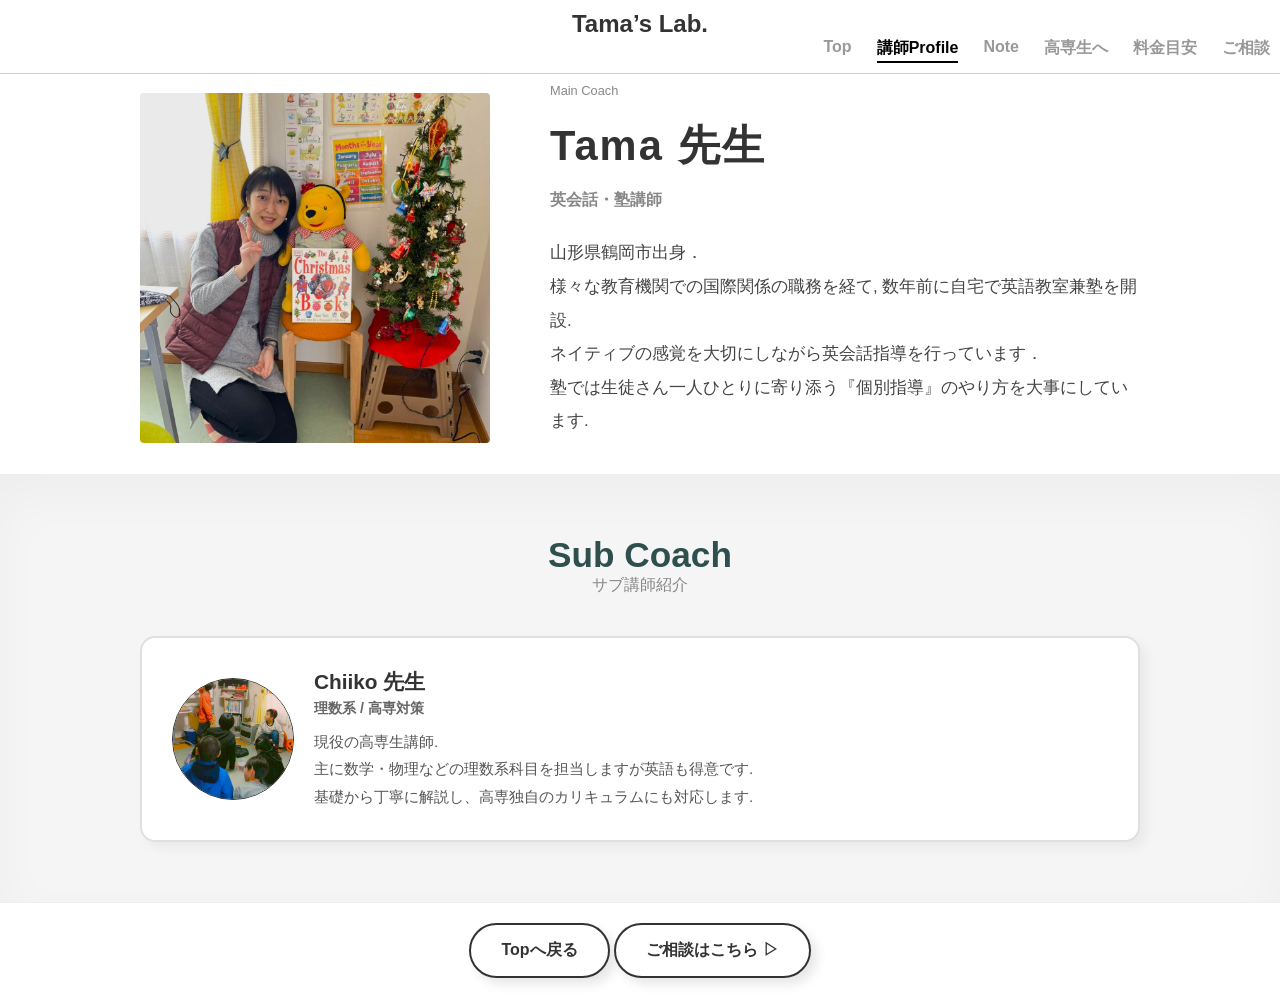
<file: profile.html>
<!DOCTYPE html>
<html lang="ja">
<head>
    <meta charset="UTF-8">
    <meta name="viewport" content="width=device-width, initial-scale=1.0">
    <title>講師Profile | Tama’s Lab.</title>
    <link rel="stylesheet" href="style.css">
    <style>
        /* Chiiko先生を中央に配置するための追加CSS */
        .sub-flex-container {
            display: flex;
            justify-content: center; /* 中央揃え */
            gap: 40px;
        }
    </style>
</head>
<body>

    <header>
        <div class="site-title">Tama’s Lab.</div>
        <nav>
            <ul>
                <li><a href="index.html">Top</a></li>
                <li class="active">講師Profile</li>
                <li><a href="https://note.com/cheerful_bunny">Note</a></li>
                <li><a href="kosen.html">高専生へ</a></li>
                <li><a href="ryoukin.html">料金目安</a></li>
                <li><a href="soudan.html">ご相談</a></li>
            </ul>
        </nav>
    </header>
  
    <main>
        <section class="profile-hero">
        
            <div class="profile-flex-container">
                <div class="profile-photo-box">
                    <img src="images/mom_with_phoo.jpg" alt="Tama先生">
                </div>
            
                <div class="profile-info-box">
                    <p class="en-sub">Main Coach</p>
                    <h2>Tama 先生</h2>
                    <p class="tags">英会話・塾講師</p>

                    <div class="profile-text">
                        <p>山形県鶴岡市出身．<br>
                        様々な教育機関での国際関係の職務を経て, 数年前に自宅で英語教室兼塾を開設.<br>
                        ネイティブの感覚を大切にしながら英会話指導を行っています．<br>
                        塾では生徒さん一人ひとりに寄り添う『個別指導』のやり方を大事にしています.</p>
                    </div>
                </div>
            </div>
        </section>
        
        <section class="sub-coaches">
            <h2>Sub Coach</h2> <p class="sub">サブ講師紹介</p>
            <div class="sub-flex-container">
                <div class="sub-coach-card">
                    <div class="sub-photo-box">
                        <img src="images/alot_halloween_v.jpg" alt="Chiiko先生">
                    </div>
                    <div class="sub-info-box">
                        <h3>Chiiko 先生</h3>
                        <p class="tags">理数系 / 高専対策</p>
                        <p class="sub-desc">現役の高専生講師. <br>主に数学・物理などの理数系科目を担当しますが英語も得意です. <br>基礎から丁寧に解説し、高専独自のカリキュラムにも対応します.</p>
                    </div>
                </div>
            </div> 
        </section> 
        
        <section class="links-access">
            <div class="cta-buttons">
                <a href="index.html" class="btn">Topへ戻る</a>
                <a href="#" class="btn">ご相談はこちら ▷</a>
            </div>
        </section> 
    </main>
</body>
</html>
</file>
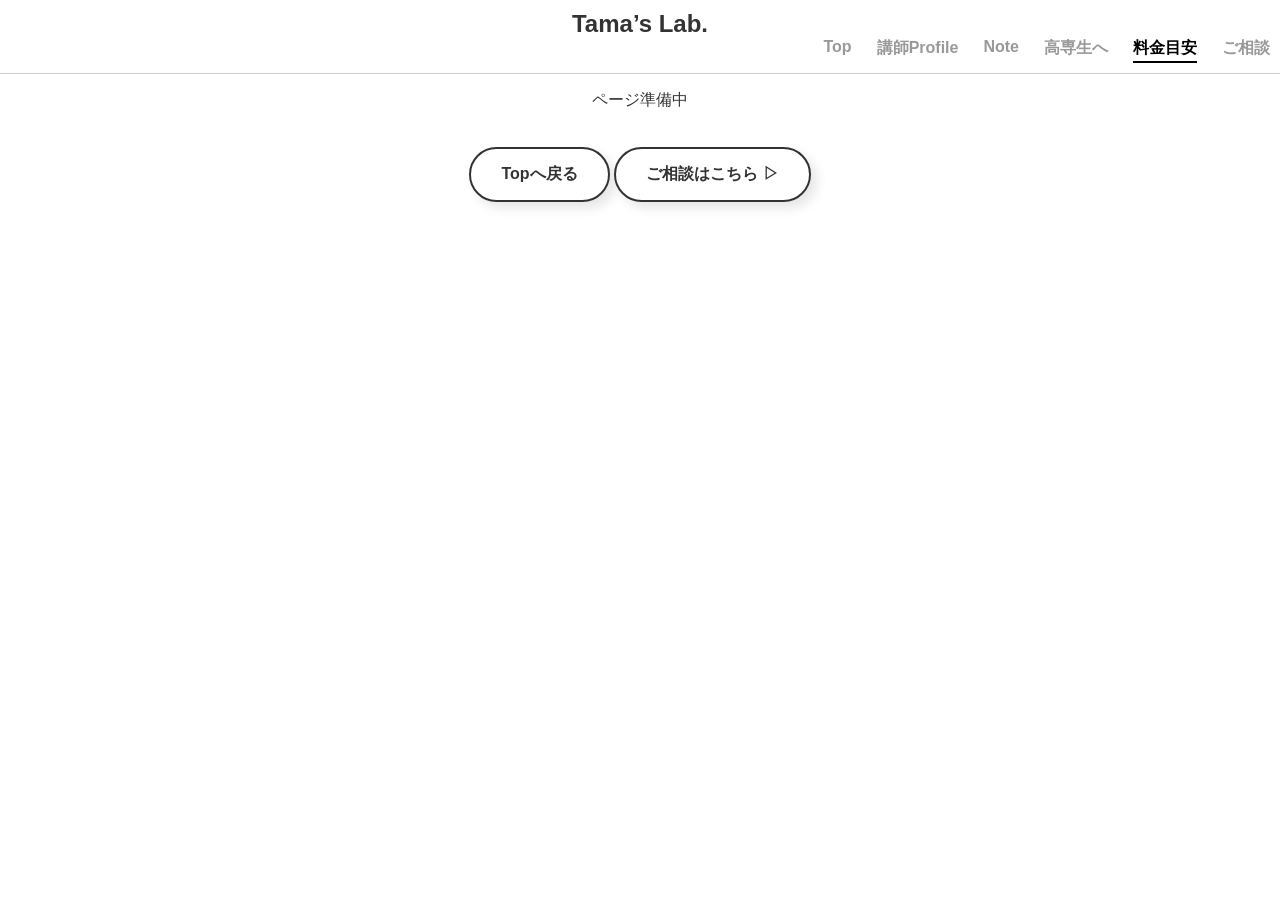
<file: ryoukin.html>
<!DOCTYPE html>
<html lang="ja">
<head>
    <meta charset="UTF-8">
    <meta name="viewport" content="width=device-width, initial-scale=1.0">
    <title>講師Profile | Tama’s Lab.</title>
    <link rel="stylesheet" href="style.css">
</head>
<body>

    <header>
        <div class="site-title">Tama’s Lab.</div>
        <nav>
            <ul>
                <li><a href="index.html">Top</a></li>
                <li><a href="profile.html">講師Profile</a></li>
                <li><a href="https://note.com/cheerful_bunny">Note</a></li>
                <li><a href="kousen.html">高専生へ</a></li>
                <li class="active">料金目安</li>
                <li><a href="soudan.html">ご相談</a></li>
            </ul>
        </nav>
    </header>
  
    <main>

    <p>ページ準備中</p>
        
        <section class="links-access">
            <div class="cta-buttons">
                <a href="index.html" class="btn">Topへ戻る</a>
                <a href="#" class="btn">ご相談はこちら ▷</a>
            </div>
        </section> 
    </main>

</body>
</html>
</file>
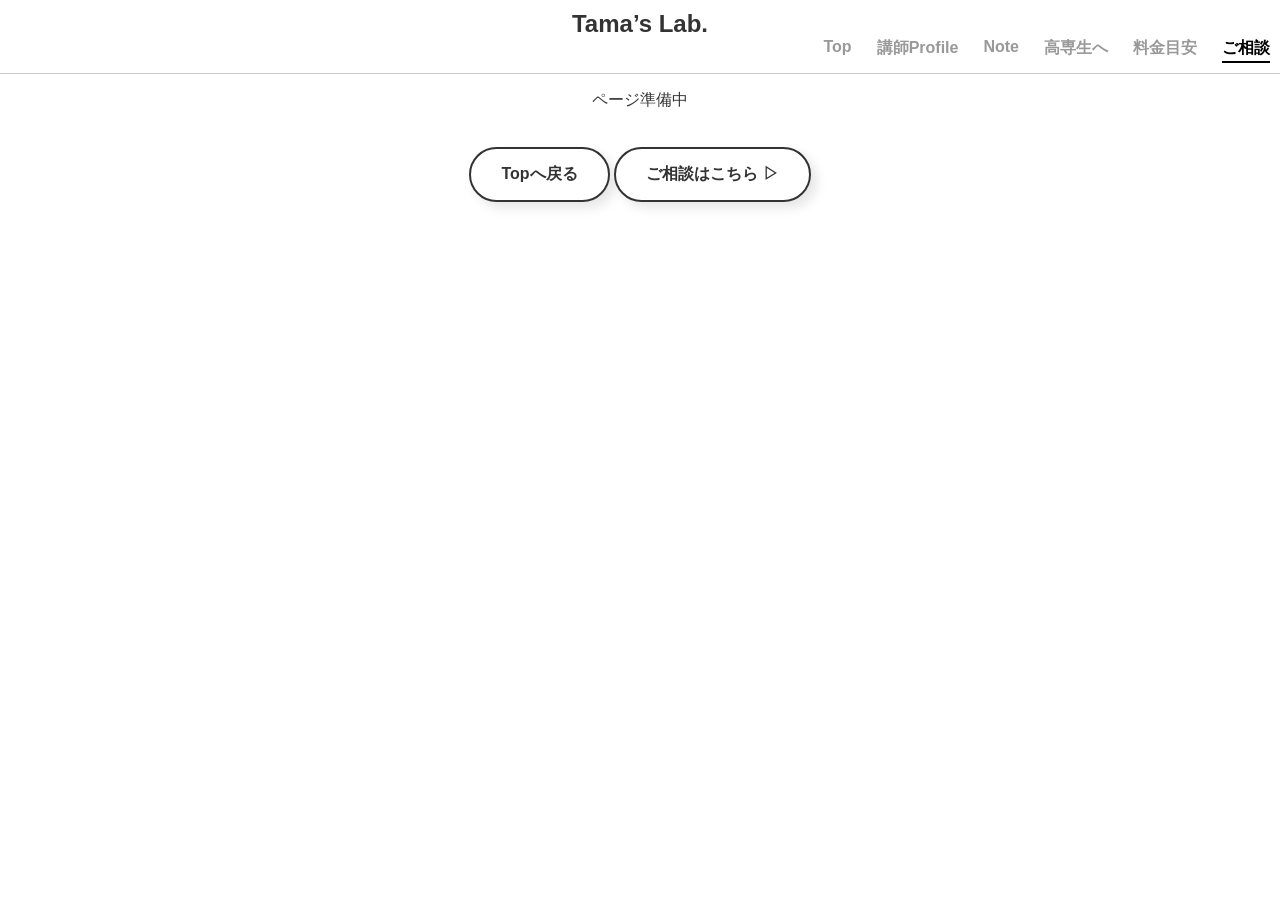
<file: soudan.html>
<!DOCTYPE html>
<html lang="ja">
<head>
    <meta charset="UTF-8">
    <meta name="viewport" content="width=device-width, initial-scale=1.0">
    <title>講師Profile | Tama’s Lab.</title>
    <link rel="stylesheet" href="style.css">
</head>
<body>

    <header>
        <div class="site-title">Tama’s Lab.</div>
        <nav>
            <ul>
                <li><a href="index.html">Top</a></li>
                <li><a href="profile.html">講師Profile</a></li>
                <li><a href="https://note.com/cheerful_bunny">Note</a></li>
                <li><a href="kousen.html">高専生へ</a></li>
                <li><a href="ryoukin.html">料金目安</a></li>
                <li class="active">ご相談</li>
            </ul>
        </nav>
    </header>
  
    <main>

    <p>ページ準備中</p>
        
        <section class="links-access">
            <div class="cta-buttons">
                <a href="index.html" class="btn">Topへ戻る</a>
                <a href="#" class="btn">ご相談はこちら ▷</a>
            </div>
        </section> 
    </main>

</body>
</html>
</file>
<file: style.css>
/* 基本設定 */
body {
    font-family: sans-serif;
    color: #333;
    margin: 0;
    text-align: center;
}

header {
    background: #fff;
    border-bottom: 1px solid #ccc;
    padding: 10px;
    position: sticky;
    top: 0;
    z-index: 100;
}

.site-title {
    font-size: 1.5rem;
    font-weight: bold;
    margin-left: auto;
}

nav {
    display: flex;
    justify-content: flex-end;
    align-items: center;
    gap: 30px;
}

nav ul {
    list-style: none;
    padding: 0;
    display: flex;
    justify-content: center;
    gap: 25px;
    margin: 0;
}

nav ul li a {
    text-decoration: none; /* 下線を消す */
    color: inherit;        /* 親(li)の文字色をそのまま使う */
    display: block;        /* クリックできる範囲を広げる */
}

nav ul li {
    font-size: 1rem;
    font-weight: bold;      /* 全て太字 */
    color: #999;           /* 基本はグレー（未訪問・訪問済み関係なく） */
    cursor: pointer;
    transition: color 0.3s;
}

/* ホバー時の設定 */
nav ul li:hover {
    color: #666;
}

/* 現在いるページ（active）の設定 */
nav ul li.active {
    color: #000;           /* 優先的に黒になる */
    border-bottom: 2px solid #000; /* 下線が欲しい場合はここ（文字の下線ではなく枠線の装飾） */
    padding-bottom: 2px;
}

/* --- スライドショーエリアの親コンテナ ---  */
.hero-slideshow {
    display: flex;
    align-items: center; /* 中央に揃える */
    justify-content: center;
    gap: 60px;
    padding: 60px 5%;
    height: 500px;
    position: relative; 
    overflow: hidden;  
}
.hero-background {
    position: absolute; 
    top: 0;
    left: 0;
    width: 100%;
    height: 100%;
    z-index: 1;        
}

.bg-img {
    width: 100%;
    height: 100%;
    object-fit: cover; 
    filter: blur(15px) brightness(0.9); 
    transform: scale(1.1); 
}

.slide-box-left {
    position: relative; /* 子要素の基準点になる */
    width: 45%;         /* 窓の横幅 */
    height: 400px;      /* 窓の高さ */
    overflow: hidden;   /* 窓からはみ出た画像を隠す */
    border-radius: 10px; /* 角を少し丸くすると綺麗です */
    background: #eee;   /* 画像読み込み前の背景色 */
    z-index: 5;
}

.slide-box-right {
    position: relative; /* 子要素の基準点になる */
    width: 20%;         /* 窓の横幅 */
    height: 400px;      /* 窓の高さ */
    overflow: hidden;   /* 窓からはみ出た画像を隠す */
    border-radius: 10px; /* 角を少し丸くすると綺麗です */
    background: #eee;   /* 画像読み込み前の背景色 */

    margin-top: 80px;
    z-index: 5;
}

.slide-img {
    position: absolute;
    top: 0;
    left: 0;
    width: 100%;
    height: 100%;
    object-fit: cover; /* 枠いっぱいに隙間なく表示 */
    opacity: 0;
    transition: opacity 1s ease-in-out;
}

.slide-img.active {
    opacity: 1;
}

.slide-item-text {
    font-size: 0.9rem;
    color: #666;
    padding: 20px;
}


/* --- サービスセクション全体 --- */
.services {
    display: flex;
    flex-direction: column; /* タテ並びに指定 */
    align-items: center;    /* 中央揃え */
    gap: 80px;              /* ボックス間の余白 */
    padding: 100px 5%;
    background: #fdfdfd;
    position: relative;
    z-index: 10;
}
/* --- サービスボックス全体 --- */
.service-box {
    display: flex;
    justify-content: space-between;
    align-items: stretch;  /* ← 高さを統一 */
    gap: 40px;
    background: #fff;
    border-radius: 12px;
    box-shadow: 0 2px 10px rgba(0,0,0,0.05);
    transition: box-shadow 0.3s ease, transform 0.3s ease;
    overflow: hidden;
    cursor: pointer;
}

/* ホバーエフェクトはそのまま（既存の記述を利用） */

/* --- 左側：文字エリア --- */
.service-box .title-group {
    flex: 1;
    padding: 40px 50px;  /* 余白をとる */
    text-align: left;
    display: flex;
    flex-direction: column;
    justify-content: flex-start;  /* 上詰め・左上寄せ */
}

/* タイトルの見た目 */
.service-box h2 {
    font-size: 2rem; /* 少し控えめにして見やすく */
    margin: 0;
    color: #2f4f4f;
}

/* 英語のサブタイトル */
.en-sub {
    font-size: 1rem;
    color: #888;
    margin: 5px 0 20px 0;
}

/* 本文 */
.service-box .title-group p {
    color: #555;
    line-height: 1.8;
}

/* --- 右側：写真エリア --- */
.image-container {
    flex: 1; /* ← 横幅を左とおおよそ半分ずつ */
    height: auto;
    display: flex;
    align-items: center;
    justify-content: center;
    overflow: hidden;
}

/* 画像設定：枠いっぱいにフィット */
.service-img {
    width: 100%;
    height: 100%;
    object-fit: cover;
    transition: transform 0.4s ease; /* ホバー時ズーム */
}

.service-link {
    display: flex;          /* 横並びにする */
    justify-content: space-between; /* 左右に振り分ける */
    align-items: center;    /* 上下中央を揃える */
    gap: 50px;              /* 文字と写真の間の隙間 */
    padding: 50px;          /* 内側の余白 */
    text-decoration: none;  /* 下線を消す */
    color: inherit;         /* 文字色を継承 */
}

/* --- メッセージセクション --- */
.message {
    padding: 100px 10%;
    background: #eadbb1;
    color: #3e3a35;
    border-top: 1px solid rgba(0,0,0,0.05);
    border-bottom: 1px solid rgba(0,0,0,0.05);
    box-shadow: inset 0 30px 60px rgba(139, 121, 94, 0.15);

    position: relative;
    z-index: 5;
}

.message p {
    font-size: 1.1rem;
    line-height: 2.0; /* 行間を広げて読みやすく */
    margin: 15px 0;
    
    /* ★文字が浮いているように見せる、ごく薄い光の影（アウトライン） */
    text-shadow: 0 2px 4px rgba(255, 255, 255, 0.2); 
}

.message .highlight {
    font-size: 1.3rem;
    font-weight: bold;
    color: #8b4513; 
    margin: 30px 0;
    display: block;
    text-shadow: none;
}
.coachname {
    margin-top: 50px;
    text-align: right; /* margin-left:50%を解除して、右寄せに */
    padding-right: 5%;
}

.coachname p {
    font-size: 1rem;
    color: #70685e; /* コーチ名は少し暗くして控えめに */
    margin: 5px 0;
    text-shadow: none; /* 影を消す */
}

/* --- アドレスセクション ---  */
/* 外側の大きな枠（幅の制限を広げます） */
.address-box {
    margin: 40px auto;
    padding: 0;           /* 内側のコンテナで制御するので0に */
    max-width: 1200px;    /* 1100pxのコンテナが入るように広げる */
    text-align: center;
}

.address-flex-container {
    display: flex;
    justify-content: space-between;
    align-items: center;  /* 上下中央揃え */
    gap: 60px;            /* 文字と地図の間の隙間を少し広めに */
    max-width: 1100px;
    margin: 0 auto;
    padding: 40px 5%;
}

/* 左側：テキストエリア */
.address-text {
    flex: 0 0 40%;        /* 全体の40%の幅を確保 */
    text-align: left;     /* 文字を左寄せ */
    display: flex;
    flex-direction: column;
}

.address-text p:not(.city-name):not(.en-sub) {
    margin-top: 40px;    /* ここを大きくすると、上の住所との間が空く */
    font-size: 1rem;
    line-height: 2.0;    /* 行間も少し広げると読みやすくなります */
    color: #555;         /* 少し色を薄くすると、Adressがより目立ちます */
}

.address-text h3 {
    font-size: 2.8rem;    /* Adressを強調 */
    margin: 0 0 10px 0;
    line-height: 1.1;
}

.city-name {
    font-size: 1.5rem;
    font-weight: bold;
    margin: 0;
    text-align: left;
}

.map-container {
    flex: 1;              /* 残りのスペースをすべて使う */
    height: 300px;        /* 地図の高さを指定 */
    margin: 0;            /* margin: auto を解除して右に配置 */
    border: 2px solid #333;
    border-radius: 0px;
    overflow: hidden;
}

/* 地図自体のサイズ */
.map-container iframe {
    width: 100%;
    height: 100%;
    border: none;
}

/* =============================================
   高専生セクション
   ============================================= */
.kosen-special-section {
    background-color: #fdfdfd; /* ページ全体の背景 */
    padding: 0;
}

/* --- 上部メッセージエリア --- */
.kosen-intro-blue {
    background-color: #004a99; /* 濃い青背景 */
    color: #fff;              /* 基本文字色白 */
    padding: 120px 0 80px 0;
    width: 100%;
    text-align: left;
    position: relative;
    overflow: hidden;
}
.kosen-intro-blue::before {
    content: '';
    position: absolute;
    top: 0;
    left: 0;
    width: 100%;
    height: 100px; /* グラデーションの高さ */
    /* 画像にある、青い帯が複数重なり、上に行くほど薄くなる効果 */
    background: linear-gradient(to bottom,
        rgba(0, 74, 153, 0) 0%,
        rgba(0, 74, 153, 0) 50px, /* 1本目の青（濃い） */
        rgba(0, 74, 153, 0.6) 50px, /* 2本目の青（薄い） */
        rgba(0, 74, 153, 0.6) 70px,
        rgba(0, 74, 153, 0.3) 70px, /* 3本目の青（もっと薄い） */
        rgba(0, 74, 153, 0.3) 90px,
        rgba(0, 74, 153, 0.1) 90px, /* 4本目の青（さらに薄い） */
        rgba(0, 74, 153, 0.1) 100%);
    opacity: 0.8; /* 全体の透明度調整 */
}

.kosen-inner {
    max-width: 1100px; /* ここでコンテンツの幅を決める */
    margin: 0 auto;    /* 中央寄せ */
    padding: 0 5%;     /* スマホ時の左右余白 */
    position: relative;
    z-index: 1;
}

.kosen-catch {
    font-size: 0.95rem;
    color: #fff;
    margin-bottom: 5px;
}

.kosen-title {
    font-size: 2.8rem;
    color: #fff;
    font-weight: bold;
    margin: 0;
    line-height: 1.2;
}

.kosen-title-en {
    font-size: 1.1rem;
    color: rgba(255, 255, 255, 0.7);
    margin: 5px 0 0 0;
}

/* 5本の区切り線（画像の再現） */
.kosen-lines {
    display: flex;
    justify-content: flex-start;
    gap: 15px;
    margin-bottom: 40px;
}

.kosen-lines div {
    height: 3px;
    background-color: rgba(255, 255, 255, 0.4);
    flex: 1;
}

.kosen-lines div:nth-child(1) { background-color: #fff; } /* 1本目：純白 */
.kosen-lines div:nth-child(2) { background-color: rgba(0, 74, 153, 0.8); } /* 2本目：濃い青 */
.kosen-lines div:nth-child(3) { background-color: rgba(0, 74, 153, 0.6); } /* 3本目：中くらいの青 */
.kosen-lines div:nth-child(4) { background-color: rgba(0, 74, 153, 0.4); } /* 4本目：薄い青 */
.kosen-lines div:nth-child(5) { background-color: rgba(0, 74, 153, 0.2); } /* 5本目：とても薄い青 */

.kosen-body-text {
    line-height: 1.8;
    font-size: 1.05rem;
}

.kosen-body-text p {
    margin-bottom: 25px;
}

/* 黄色の下線ハイライト（画像の再現） */
.highlight-yellow {
    color: #ffd700;
    font-weight: bold;
    text-decoration: underline;
}

/* --- 下部4つのカードエリア --- */
.kosen-grid-blue {
    background-color: #fff;
    padding: 80px 5%;
}

.support-title {
    font-size: 1.8rem;
    color: #333;
    margin-bottom: 60px;
    line-height: 1.3;
    text-align: center;
}

/* カードが並ぶコンテナ */
.ann-grid {
    display: flex;
    justify-content: center;
    gap: 25px;           /* カード同士の隙間 */
    max-width: 1100px;
    margin: 40px auto;
    padding: 0 20px;
}

/* ★4つのカード本体（画像のナンバリング付き・角丸） */
.ann-card {
    flex: 1;              /* 3つで均等に幅を取る */
    min-width: 280px;     /* 狭くなりすぎ防止 */
    background-color: #004a99;
    color: #fff;
    padding: 40px 30px;
    border-radius: 20px;
    position: relative;   /* 数字を配置する基準 */
    overflow: hidden;
    text-align: left;
    display: flex;
    flex-direction: column;
}

/* 画像にあった濃い青のカード */
.kosen-card-blue {
    background-color: #004a99;
    color: #fff;
}

/* ナンバリング (1., 2.) */
.card-num {
    position: absolute;
    top: -10px;           /* 少し上にはみ出させる */
    right: 10px;
    font-size: 8rem;      /* めちゃくちゃ大きくしてデザインっぽく */
    font-weight: bold;
    color: rgba(255, 255, 255, 0.1); /* ★重要：かなり薄くして文字の邪魔をしない */
    line-height: 1;
    z-index: 1;
}

.card-body {
    position: relative;
    z-index: 2;          /* 数字（z-index: 1）の上に重ねる */
}

/* カテゴリ (専門科目, 英語) */
.card-category {
    font-size: 1rem;
    font-weight: bold;
    color: rgba(255, 255, 255, 0.8);
    margin-bottom: 20px;
    border-left: 3px solid #fff; /* ワンポイントの線 */
    padding-left: 10px;
}

.card-content h4 {
    font-size: 1.6rem;
    margin-bottom: 15px;
    line-height: 1.3;
}

.card-content p {
    font-size: 0.9rem;
    line-height: 1.6;
    color: rgba(255, 255, 255, 0.8);
}

/* 英語セクションの黄色文字（画像の再現） */
.card-yellow-text h4 {
    color: #ffd700; 
}
.card-yellow-text p 
{ 
    color: rgba(255, 255, 255, 0.9); 
}

/* 下部ボタン（画像のフラットなデザイン） */
.kosen-grid-blue {
    text-align: center;
}

.note-button-flat {
    display: inline-block;
    padding: 15px 60px;
    background-color: #004a99;
    color: #fff !important;
    font-size: 1.1rem;
    font-weight: bold;
    text-decoration: none;
    border-radius: 40px;
    transition: all 0.3s;
}

.note-button-flat:hover {
    background-color: #003366;
    transform: translateY(-3px);
}

/* --- ボタン・リンク --- */
.note-link {
    display: inline-block;    /* 枠のサイズを文字に合わせる */
    padding: 15px 30px;       /* 枠内の上下左右の余白 */
    color: #3e3a35;              /* 文字色 */
    text-decoration: none;    /* 下線を消す */
    font-weight: bold;
    
    /* 1. 角を丸くした枠 */
    border: 2px solid #3e3a35;   /* 2pxの太さの黒い枠線 */
    border-radius: 50px;      /* 大きめの値にするとカプセル型になります */
    background-color: #fff;   /* 背景は白 */

    /* 2. 右下の薄い影 */
    /* 5px(右) 5px(下) 10px(ぼかし) rgba(黒, 透明度0.1) */
    box-shadow: 4px 4px 10px rgba(0, 0, 0, 0.1); 

    transition: all 0.3s;     /* 動いた時のアニメーションを滑らかに */
    margin: 20px 0;           /* 前後の要素との間隔 */
}

.note-link:hover {
    transform: translateY(-2px); /* 少し上に浮く */
    box-shadow: 8px 8px 15px rgba(0, 0, 0, 0.15); /* 影を少し濃く */
    background-color: #f9f9f9;   /* ほんのりグレーに */
}

.btn {
    display: inline-block;    /* 枠のサイズを文字に合わせる */
    padding: 15px 30px;       /* 枠内の上下左右の余白 */
    color: #333;              /* 文字色 */
    text-decoration: none;    /* 下線を消す */
    font-weight: bold;
    
    /* 1. 角を丸くした枠 */
    border: 2px solid #333;   /* 2pxの太さの黒い枠線 */
    border-radius: 50px;      /* 大きめの値にするとカプセル型になります */
    background-color: #fff;   /* 背景は白 */

    /* 2. 右下の薄い影 */
    /* 5px(右) 5px(下) 10px(ぼかし) rgba(黒, 透明度0.1) */
    box-shadow: 6px 6px 12px rgba(0, 0, 0, 0.1); 

    transition: all 0.3s;     /* 動いた時のアニメーションを滑らかに */
    margin: 20px 0;           /* 前後の要素との間隔 */
}

.en-sub {
    font-size: 0.8rem;
    color: #888;
    margin-top: -10px;
}

/* =============================================
   プロフィールページ専用：サブ講師 (Sub Coaches)
   ============================================= */
.profile-hero {
    background-color: #ffffff; /* 完全な白地 */
    padding: 40px 5%　80px 5%;
    display: flex;
    justify-content: center;
    align-items: center;
    min-height: 400px;
}

.profile-hero-background {
    position: absolute;
    top: 0;
    left: 0;
    width: 100%;
    height: 100%;
    z-index: 1;
}

.profile-hero-background .bg-img {
    width: 100%;
    height: 100%;
    object-fit: cover;
    /* ★修正：blur(15px) を削除して 0 に */
    filter: blur(0px) brightness(0.9); 
    transform: scale(1.0); /* ぼかしを消すので拡大も不要 */
}

/* ★追加：写真の上に薄いベージュを重ねて文字を読みやすくする */
.profile-hero-background::after {
    content: '';
    position: absolute;
    top: 0;
    left: 0;
    width: 100%;
    height: 100%;
    background: rgba(244, 241, 234, 0.4); /* ベージュの薄い膜 */
    z-index: 2;
}

/* --- メイン講師のレイアウト設定（追加） --- */
.profile-flex-container {
    display: flex;
    align-items: flex-start; /* 上揃えにしてスッキリ見せる */
    justify-content: center;
    gap: 60px; /* 写真と文字の間のスペース */
    max-width: 1000px;
    width: 100%;
}

/* 左側：大きな正方形写真 */
.profile-photo-box {
    flex: 0 0 350px; /* 少しサイズを調整 */
    height: 350px;
    overflow: hidden;
    border-radius: 4px; /* ほんの少しだけ角を丸めると柔らかくなります（不要なら0に） */
    border: none;       /* 枠線を削除 */
    box-shadow: none;   /* 影を削除 */
}

.profile-photo-box img {
    width: 100%;
    height: 100%;
    object-fit: cover;
}

/* 右側：説明テキストボックス */
.profile-info-box {
    flex: 1;
    background: transparent; /* 背景を透明に */
    padding: 0;             /* 枠がないので内側の余白も不要 */
    border: none;           /* 枠線を削除 */
    box-shadow: none;       /* 影を削除 */
    text-align: left;
}

.profile-info-box h2 {
    font-size: 2.6rem;
    margin: 0 0 15px 0;
    color: #333; /* 標準的な濃いグレー */
    letter-spacing: 0.05em;
}

.profile-info-box .tags {
    font-size: 1rem;
    color: #888;
    margin-bottom: 25px;
    font-weight: bold;
}

.profile-text p {
    font-size: 1.05rem;
    line-height: 2.0;
    color: #444;
}

.sub-coaches {
    padding: 60px 10%;
    background-color: #f5f5f5; /* 薄いグレー */
    
    /* 切り抜かれたような奥行き（メッセージセクションと同じ設定） */
    border-top: 1px solid #eee;
    border-bottom: 1px solid #eee;
    box-shadow: inset 0 20px 50px rgba(0, 0, 0, 0.03);
    
    position: relative;
    z-index: 5;
    text-align: center;
}

/* タイトル設定 */
.sub-coaches h2 {
    font-size: 2.2rem;
    color: #2f4f4f; /* 統一色 */
    margin: 0;
}

.sub {
    font-size: 1rem;
    color: #888; /* グレー系 */
    margin-top: 0;
    margin-bottom: 40px;
    display: block;
    text-align: center;
}

/* --- 横並びにするコンテナ --- */
.sub-flex-container {
    display: flex;
    justify-content: center;
    gap: 40px; /* カード同士の隙間 */
    max-width: 1000px;
    margin: 0 auto;
    width: 100%;
}

/* --- サブ講師カード（1名分） --- */
.sub-coach-card {
    flex: 1; /* 残りのスペースを均等に使う */
    background: #ffffff; /* 白背景を少し透過させてベージュに馴染ませる */
    padding: 30px;
    border-radius: 15px;
    
    /* 幼稚すぎない、ごく薄いマットな影 */
    border: 2px solid #e0e0e0; /* グレー系 */
    box-shadow: 6px 6px 12px rgba(0, 0, 0, 0.05); 
    
    /* カード内も横並びにする（写真左、説明右） */
    display: flex;
    align-items: center; /* 上下中央揃え（お好みでflex-startに） */
    gap: 20px;
    text-align: left; /* 文字は左寄せ */
}

/* --- 左側：○枠の写真 --- */
.sub-photo-box {
    flex: 0 0 120px; /* 大きすぎない（120px）に固定 */
    height: 120px; /* 高さを同じにして正方形に */
    
    /* ここがポイント：丸枠にする */
    border-radius: 50%;
    overflow: hidden;
    
    /* メイン講師とお揃いの枠（少し細めに） */
    border: 1px solid #333;
}

.sub-photo-box img {
    width: 100%;
    height: 100%;
    object-fit: cover; /* 歪まないように */
}

/* --- 右側：説明文エリア --- */
.sub-info-box {
    flex: 1; /* 残りのスペースをすべて使う */
}

.sub-info-box h3 {
    font-size: 1.3rem;
    color: #333; /* 本文と同じ深い茶色 */
    margin: 0;
}

.sub-info-box .tags {
    font-size: 0.9rem;
    font-weight: bold;
    color: #666; /* シャンパンゴールド系を流用 */
    margin: 3px 0 10px 0;
}

.sub-desc {
    font-size: 0.95rem;
    line-height: 1.8; /* 行間をゆったりさせて読みやすく */
    color: #555;
    margin: 0;
}



/* =============================================
   画面全体の一括レスポンシブ設定 (スマホ用)
   ============================================= */
@media (max-width: 768px) {
    /* 1. サービスセクション（英会話など） */
    .service-link {
        flex-direction: row !important; /* 絶対に横並びを維持 */
        gap: 15px;
        padding: 15px;
    }
    .image-container {
        flex: 0 0 35% !important; /* 写真を画面の35%に固定 */
        height: 100px !important;  /* 高さを抑えて縮小感を出す */
    }
    .service-box h2 {
        font-size: 1.2rem !important; /* タイトルを小さく */
    }

    /* 2. プロフィール（メイン講師） */
    .profile-flex-container {
        flex-direction: row !important; /* 横並びを維持 */
        gap: 20px;
    }
    .profile-photo-box {
        flex: 0 0 120px !important; /* 大きな写真を120pxまで縮小 */
        height: 120px !important;
    }
    .profile-info-box h2 {
        font-size: 1.5rem !important;
    }

    /* 3. サブ講師（丸い写真のカード） */
    .sub-flex-container {
        flex-direction: column !important; /* カード自体は縦に積む（横だと狭すぎるため） */
    }
    .sub-coach-card {
        flex-direction: row !important;    /* カードの中身（写真と文字）は横並びを維持 */
        padding: 15px;
    }
    .sub-photo-box {
        flex: 0 0 70px !important;  /* 丸写真を小さく */
        height: 70px !important;
    }

    /* 4. アドレス（地図と住所） */
    .address-flex-container {
        flex-direction: row !important; /* 横並びを維持 */
        gap: 15px;
    }
    .address-text h3 {
        font-size: 1.5rem !important;
    }
    .map-container {
        flex: 1 !important;
        height: 150px !important; /* 地図を小さくして横に置く */
    }

    /* 5. 共通：文字サイズの微調整 */
    p, .slide-item-text, .sub-desc {
        font-size: 0.85rem !important;
        line-height: 1.5 !important;
    }
}
</file>
